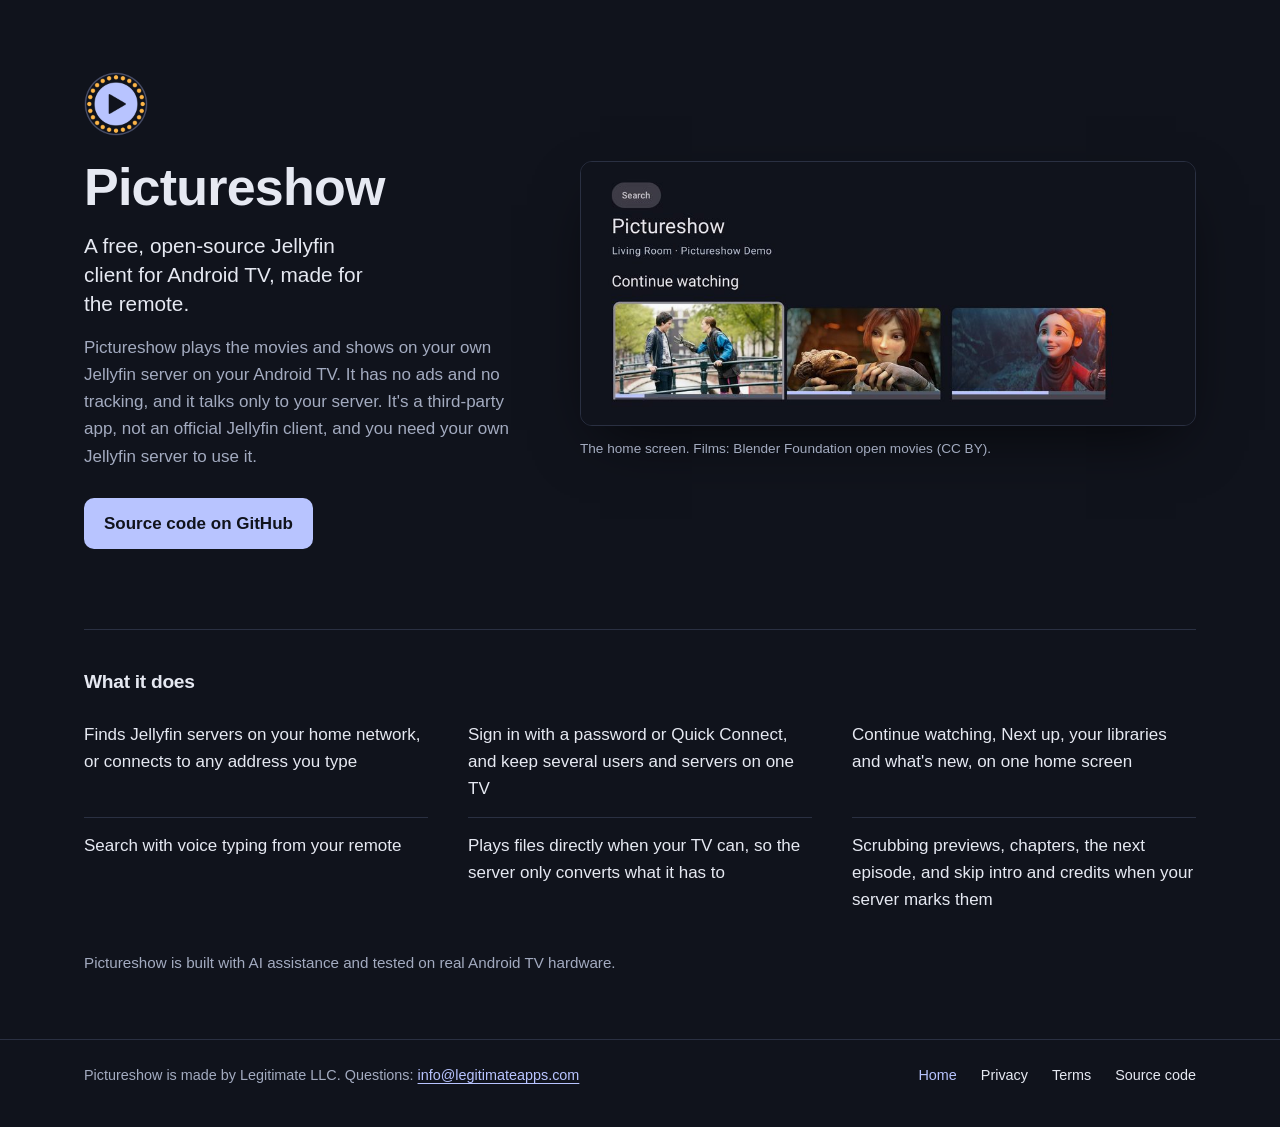
<file: index.html>
<!doctype html>
<html lang="en">
<head>
<meta charset="utf-8">
<meta name="viewport" content="width=device-width, initial-scale=1">
<title>Pictureshow</title>
<meta name="description" content="A free, open-source Jellyfin client for Android TV, made for the remote.">
<link rel="canonical" href="https://pictureshow.app/">
<meta property="og:type" content="website">
<meta property="og:site_name" content="Pictureshow">
<meta property="og:title" content="Pictureshow">
<meta property="og:description" content="A free, open-source Jellyfin client for Android TV, made for the remote.">
<meta property="og:url" content="https://pictureshow.app/">
<meta property="og:image" content="https://pictureshow.app/og.png">
<meta property="og:image:width" content="1024">
<meta property="og:image:height" content="500">
<meta name="twitter:card" content="summary_large_image">
<link rel="icon" type="image/png" sizes="32x32" href="/favicon-32.png">
<link rel="icon" type="image/png" sizes="16x16" href="/favicon-16.png">
<link rel="apple-touch-icon" href="/apple-touch-icon.png">
<meta name="theme-color" content="#10131c">
<link rel="stylesheet" href="/site.css">
</head>
<body>
<main class="wrap">
<section class="hero">
<div>
<img class="mark" src="/icon-192.png" alt="" width="64" height="64">
<h1>Pictureshow</h1>
<p class="lede">A free, open-source Jellyfin client for Android TV, made for the remote.</p>
<p class="intro">Pictureshow plays the movies and shows on your own Jellyfin server on your Android TV. It has no ads and no
tracking, and it talks only to your server. It's a third-party app, not an official Jellyfin client, and you need
your own Jellyfin server to use it.</p>
<a class="button" href="https://github.com/pictureshow/pictureshow">Source code on GitHub</a>
</div>
<figure class="screen">
<img src="/img/home-960.jpg" srcset="/img/home-960.jpg 960w, /img/home-1600.jpg 1600w" sizes="(min-width: 960px) 40rem, 100vw"
  width="1600" height="687" alt="Pictureshow's home screen on a TV, with Tears of Steel, Sintel and Spring in Continue watching">
<figcaption>The home screen. Films: Blender Foundation open movies (CC BY).</figcaption>
</figure>
</section>
<section class="features" aria-labelledby="what">
<h2 id="what">What it does</h2>
<ul>
<li>Finds Jellyfin servers on your home network, or connects to any address you type</li>
<li>Sign in with a password or Quick Connect, and keep several users and servers on one TV</li>
<li>Continue watching, Next up, your libraries and what's new, on one home screen</li>
<li>Search with voice typing from your remote</li>
<li>Plays files directly when your TV can, so the server only converts what it has to</li>
<li>Scrubbing previews, chapters, the next episode, and skip intro and credits when your server marks them</li>
</ul>
<p class="note">Pictureshow is built with AI assistance and tested on real Android TV hardware.</p>
</section>
</main>
<footer class="foot"><div class="wrap">
<nav aria-label="Site"><a href="/" aria-current="page">Home</a><a href="/privacy/">Privacy</a><a href="/terms/">Terms</a><a href="https://github.com/pictureshow/pictureshow">Source code</a></nav>
<p>Pictureshow is made by Legitimate LLC. Questions: <a href="mailto:info@legitimateapps.com">info@legitimateapps.com</a></p>
</div></footer>
<script defer src="https://static.cloudflareinsights.com/beacon.min.js" data-cf-beacon='{"token": "472abf4df27d4ce8a2143633f538b3cb"}'></script>
</body>
</html>
</file>
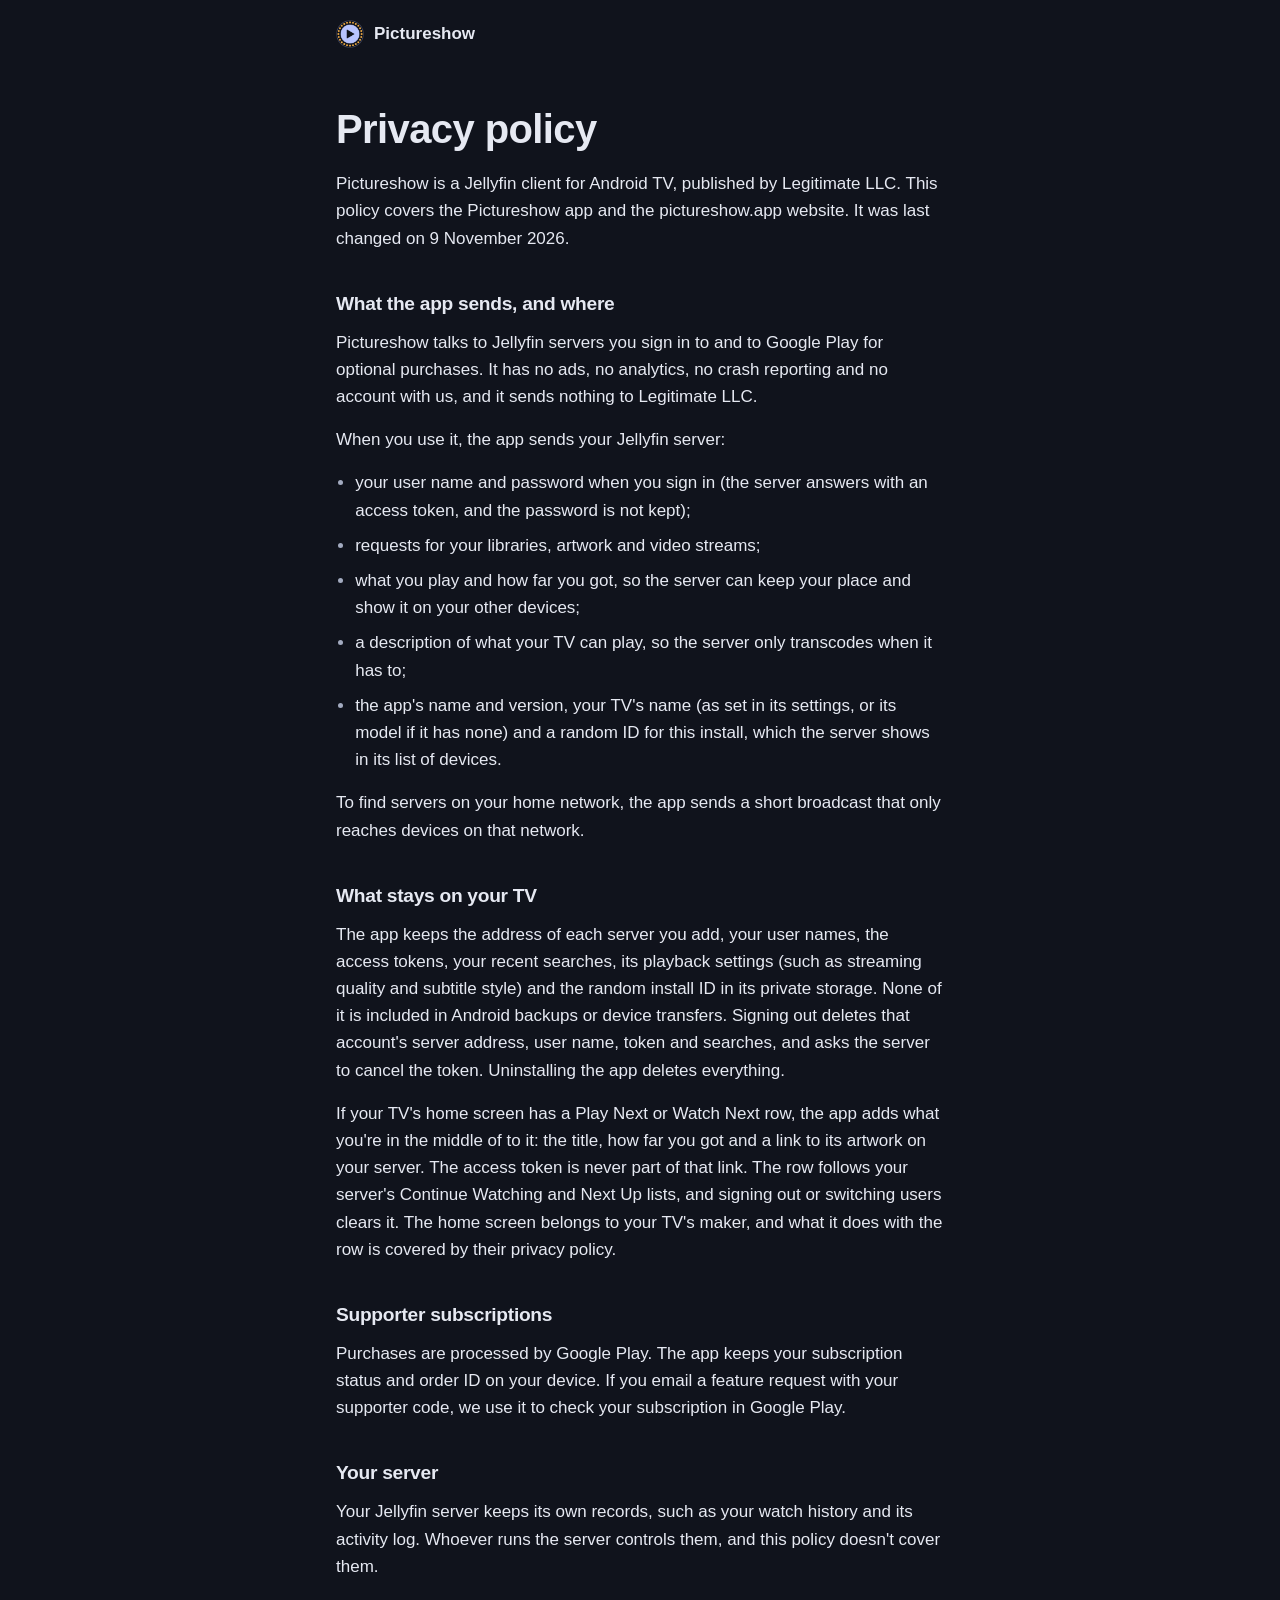
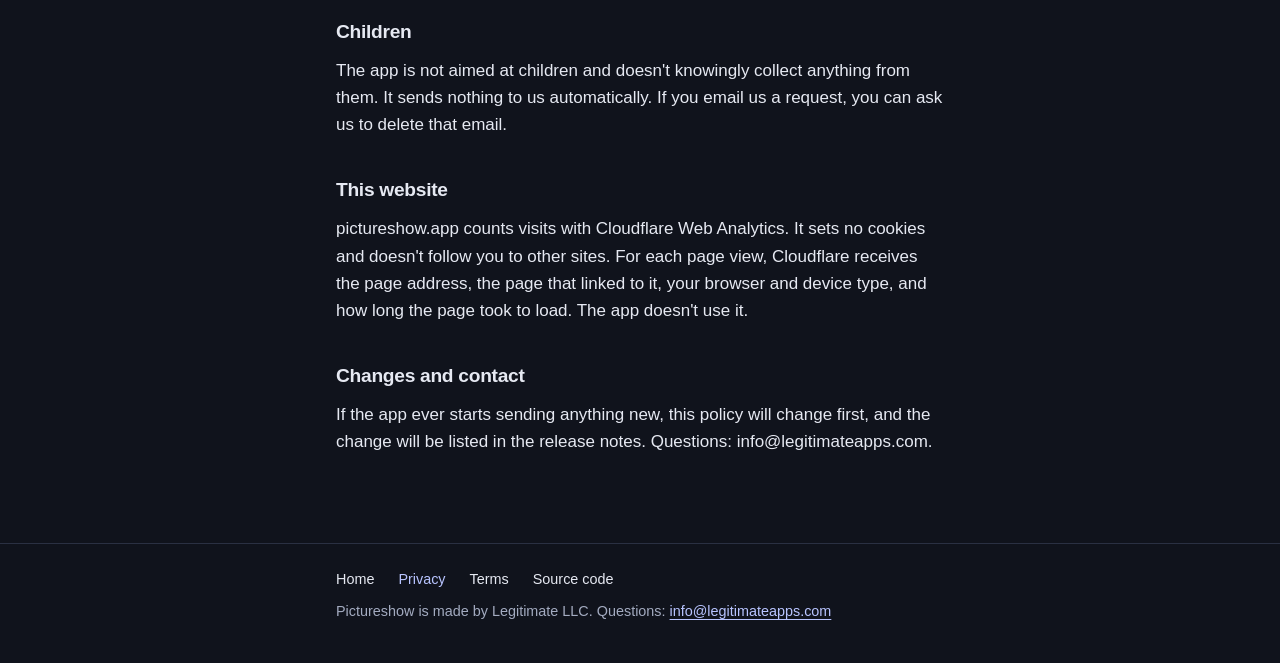
<file: privacy/index.html>
<!doctype html>
<html lang="en">
<head>
<meta charset="utf-8">
<meta name="viewport" content="width=device-width, initial-scale=1">
<title>Pictureshow privacy policy</title>
<meta name="description" content="What Pictureshow collects, what it shares, and the choices you have.">
<link rel="canonical" href="https://pictureshow.app/privacy/">
<meta property="og:type" content="website">
<meta property="og:site_name" content="Pictureshow">
<meta property="og:title" content="Pictureshow privacy policy">
<meta property="og:description" content="What Pictureshow collects, what it shares, and the choices you have.">
<meta property="og:url" content="https://pictureshow.app/privacy/">
<meta property="og:image" content="https://pictureshow.app/og.png">
<meta property="og:image:width" content="1024">
<meta property="og:image:height" content="500">
<meta name="twitter:card" content="summary_large_image">
<link rel="icon" type="image/png" sizes="32x32" href="/favicon-32.png">
<link rel="icon" type="image/png" sizes="16x16" href="/favicon-16.png">
<link rel="apple-touch-icon" href="/apple-touch-icon.png">
<meta name="theme-color" content="#10131c">
<link rel="stylesheet" href="/site.css">
</head>
<body>
<header class="bar"><div class="wrap narrow"><a class="brand" href="/"><img src="/icon-192.png" alt="" width="28" height="28">Pictureshow</a></div></header>
<main class="wrap narrow"><article class="doc">
<h1>Privacy policy</h1>
<p>Pictureshow is a Jellyfin client for Android TV, published by Legitimate LLC. This policy covers the Pictureshow app and
the pictureshow.app website. It was last changed on 9 November 2026.</p>
<h2>What the app sends, and where</h2>
<p>Pictureshow talks to Jellyfin servers you sign in to and to Google Play for optional purchases. It has no ads, no
analytics, no crash reporting and no account with us, and it sends nothing to Legitimate LLC.</p>
<p>When you use it, the app sends your Jellyfin server:</p>
<ul>
<li>your user name and password when you sign in (the server answers with an access token, and the password is not
  kept);</li>
<li>requests for your libraries, artwork and video streams;</li>
<li>what you play and how far you got, so the server can keep your place and show it on your other devices;</li>
<li>a description of what your TV can play, so the server only transcodes when it has to;</li>
<li>the app's name and version, your TV's name (as set in its settings, or its model if it has none) and a random ID
  for this install, which the server shows in its list of devices.</li>
</ul>
<p>To find servers on your home network, the app sends a short broadcast that only reaches devices on that network.</p>
<h2>What stays on your TV</h2>
<p>The app keeps the address of each server you add, your user names, the access tokens, your recent searches, its
playback settings (such as streaming quality and subtitle style) and the random install ID in its private storage.
None of it is included in Android backups or device transfers. Signing out deletes that account's server address,
user name, token and searches, and asks the server to cancel the token. Uninstalling the app deletes everything.</p>
<p>If your TV's home screen has a Play Next or Watch Next row, the app adds what you're in the middle of to it: the title,
how far you got and a link to its artwork on your server. The access token is never part of that link. The row follows
your server's Continue Watching and Next Up lists, and signing out or switching users clears it. The home screen
belongs to your TV's maker, and what it does with the row is covered by their privacy policy.</p>
<h2>Supporter subscriptions</h2>
<p>Purchases are processed by Google Play. The app keeps your subscription status and order ID on your device.
If you email a feature request with your supporter code, we use it to check your subscription in Google Play.</p>
<h2>Your server</h2>
<p>Your Jellyfin server keeps its own records, such as your watch history and its activity log. Whoever runs the server
controls them, and this policy doesn't cover them.</p>
<h2>Children</h2>
<p>The app is not aimed at children and doesn't knowingly collect anything from them. It sends nothing to us
automatically. If you email us a request, you can ask us to delete that email.</p>
<h2>This website</h2>
<p>pictureshow.app counts visits with Cloudflare Web Analytics. It sets no cookies and doesn't follow you to other sites.
For each page view, Cloudflare receives the page address, the page that linked to it, your browser and device type, and
how long the page took to load. The app doesn't use it.</p>
<h2>Changes and contact</h2>
<p>If the app ever starts sending anything new, this policy will change first, and the change will be listed in the
release notes. Questions: info@legitimateapps.com.</p>
</article></main>
<footer class="foot"><div class="wrap narrow">
<nav aria-label="Site"><a href="/">Home</a><a href="/privacy/" aria-current="page">Privacy</a><a href="/terms/">Terms</a><a href="https://github.com/pictureshow/pictureshow">Source code</a></nav>
<p>Pictureshow is made by Legitimate LLC. Questions: <a href="mailto:info@legitimateapps.com">info@legitimateapps.com</a></p>
</div></footer>
<script defer src="https://static.cloudflareinsights.com/beacon.min.js" data-cf-beacon='{"token": "472abf4df27d4ce8a2143633f538b3cb"}'></script>
</body>
</html>
</file>
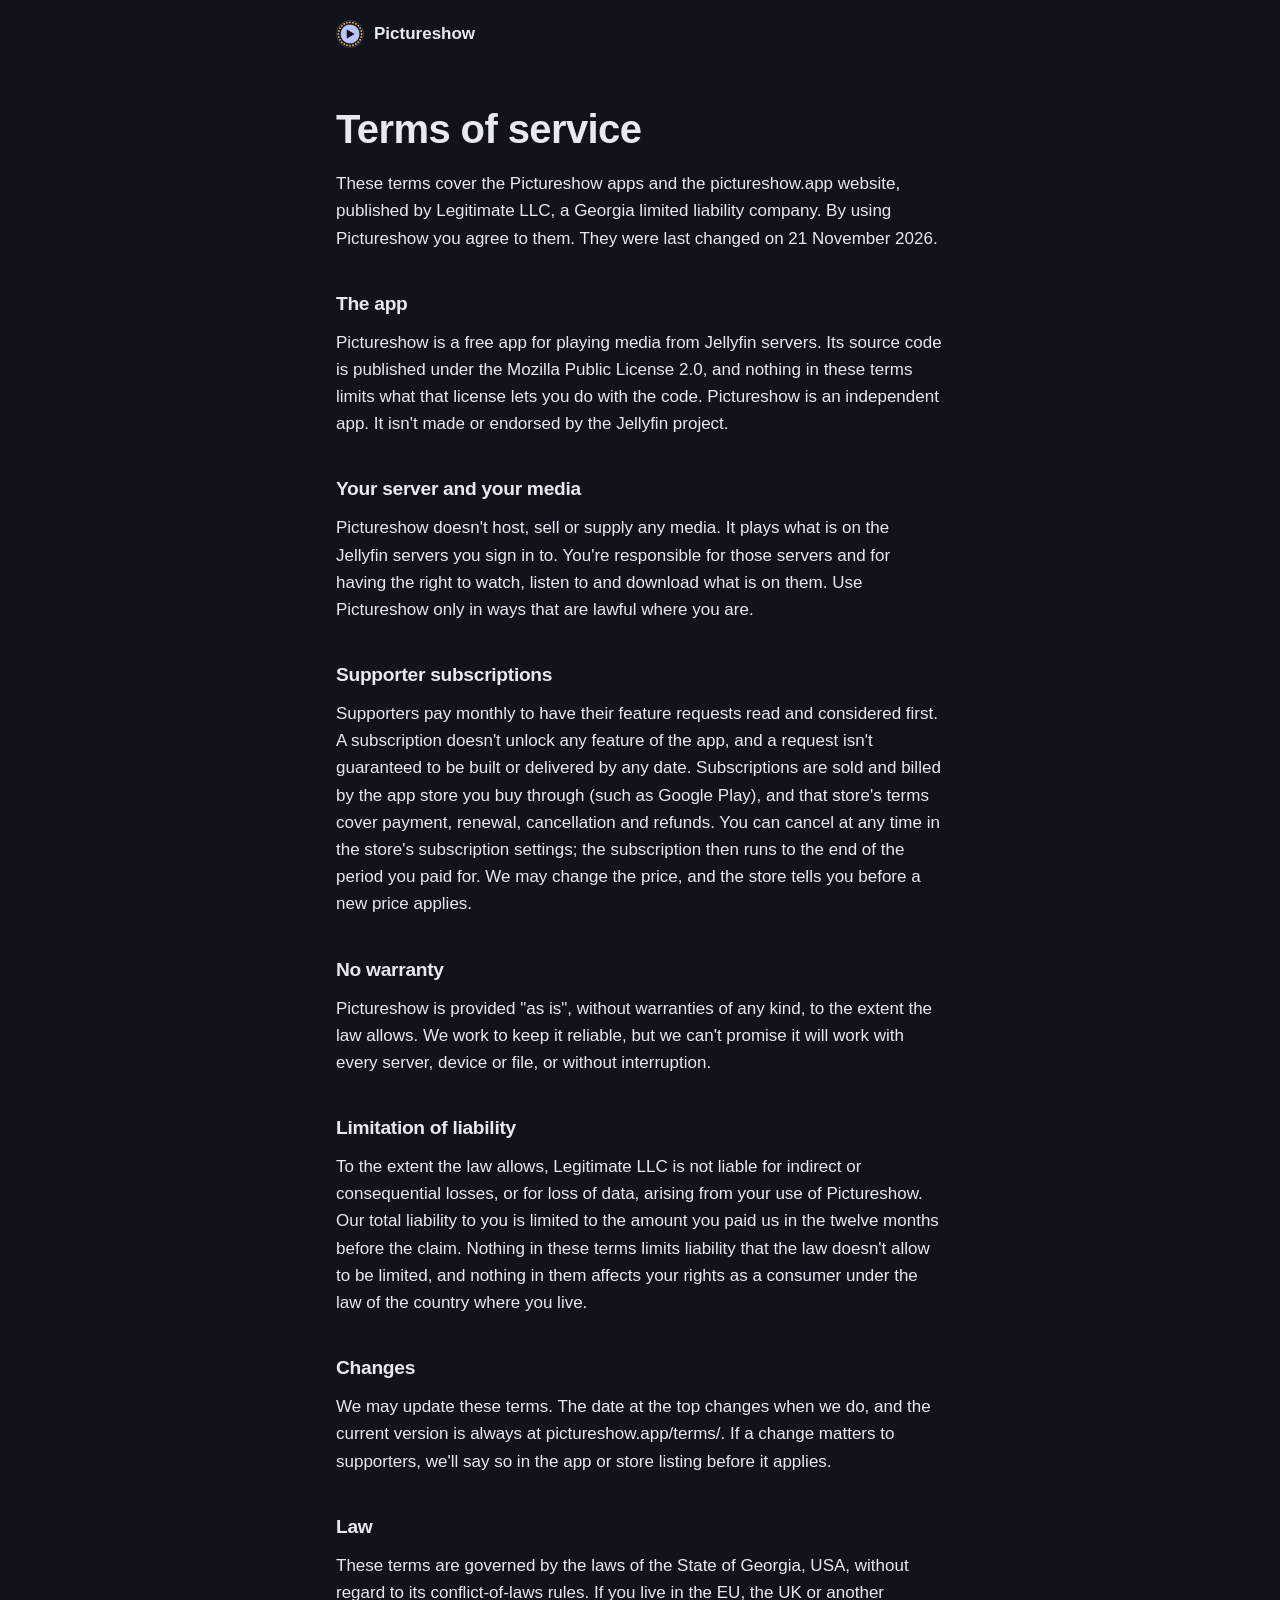
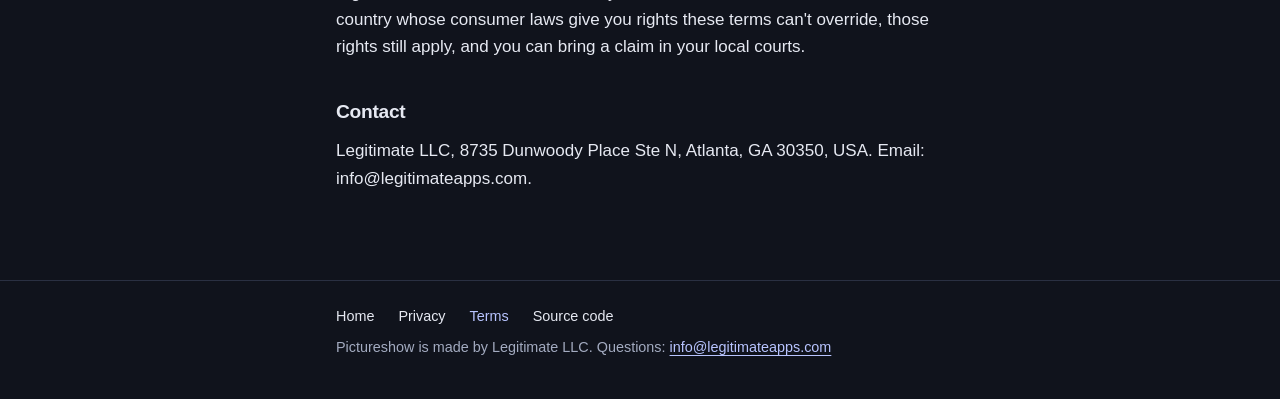
<file: terms/index.html>
<!doctype html>
<html lang="en">
<head>
<meta charset="utf-8">
<meta name="viewport" content="width=device-width, initial-scale=1">
<title>Pictureshow terms of service</title>
<meta name="description" content="The terms for using Pictureshow, the free, open-source Jellyfin client from Legitimate LLC.">
<link rel="canonical" href="https://pictureshow.app/terms/">
<meta property="og:type" content="website">
<meta property="og:site_name" content="Pictureshow">
<meta property="og:title" content="Pictureshow terms of service">
<meta property="og:description" content="The terms for using Pictureshow, the free, open-source Jellyfin client from Legitimate LLC.">
<meta property="og:url" content="https://pictureshow.app/terms/">
<meta property="og:image" content="https://pictureshow.app/og.png">
<meta property="og:image:width" content="1024">
<meta property="og:image:height" content="500">
<meta name="twitter:card" content="summary_large_image">
<link rel="icon" type="image/png" sizes="32x32" href="/favicon-32.png">
<link rel="icon" type="image/png" sizes="16x16" href="/favicon-16.png">
<link rel="apple-touch-icon" href="/apple-touch-icon.png">
<meta name="theme-color" content="#10131c">
<link rel="stylesheet" href="/site.css">
</head>
<body>
<header class="bar"><div class="wrap narrow"><a class="brand" href="/"><img src="/icon-192.png" alt="" width="28" height="28">Pictureshow</a></div></header>
<main class="wrap narrow"><article class="doc">
<h1>Terms of service</h1>
<p>These terms cover the Pictureshow apps and the pictureshow.app website, published by Legitimate LLC, a Georgia
limited liability company. By using Pictureshow you agree to them. They were last changed on 21 November 2026.</p>
<h2>The app</h2>
<p>Pictureshow is a free app for playing media from Jellyfin servers. Its source code is published under the Mozilla
Public License 2.0, and nothing in these terms limits what that license lets you do with the code. Pictureshow is an
independent app. It isn't made or endorsed by the Jellyfin project.</p>
<h2>Your server and your media</h2>
<p>Pictureshow doesn't host, sell or supply any media. It plays what is on the Jellyfin servers you sign in to. You're
responsible for those servers and for having the right to watch, listen to and download what is on them. Use
Pictureshow only in ways that are lawful where you are.</p>
<h2>Supporter subscriptions</h2>
<p>Supporters pay monthly to have their feature requests read and considered first. A subscription doesn't unlock any
feature of the app, and a request isn't guaranteed to be built or delivered by any date. Subscriptions are sold and
billed by the app store you buy through (such as Google Play), and that store's terms cover payment, renewal,
cancellation and refunds. You can cancel at any time in the store's subscription settings; the subscription then runs
to the end of the period you paid for. We may change the price, and the store tells you before a new price applies.</p>
<h2>No warranty</h2>
<p>Pictureshow is provided "as is", without warranties of any kind, to the extent the law allows. We work to keep it
reliable, but we can't promise it will work with every server, device or file, or without interruption.</p>
<h2>Limitation of liability</h2>
<p>To the extent the law allows, Legitimate LLC is not liable for indirect or consequential losses, or for loss of data,
arising from your use of Pictureshow. Our total liability to you is limited to the amount you paid us in the twelve
months before the claim. Nothing in these terms limits liability that the law doesn't allow to be limited, and nothing
in them affects your rights as a consumer under the law of the country where you live.</p>
<h2>Changes</h2>
<p>We may update these terms. The date at the top changes when we do, and the current version is always at
pictureshow.app/terms/. If a change matters to supporters, we'll say so in the app or store listing before it applies.</p>
<h2>Law</h2>
<p>These terms are governed by the laws of the State of Georgia, USA, without regard to its conflict-of-laws rules.
If you live in the EU, the UK or another country whose consumer laws give you rights these terms can't override,
those rights still apply, and you can bring a claim in your local courts.</p>
<h2>Contact</h2>
<p>Legitimate LLC, 8735 Dunwoody Place Ste N, Atlanta, GA 30350, USA. Email: info@legitimateapps.com.</p>
</article></main>
<footer class="foot"><div class="wrap narrow">
<nav aria-label="Site"><a href="/">Home</a><a href="/privacy/">Privacy</a><a href="/terms/" aria-current="page">Terms</a><a href="https://github.com/pictureshow/pictureshow">Source code</a></nav>
<p>Pictureshow is made by Legitimate LLC. Questions: <a href="mailto:info@legitimateapps.com">info@legitimateapps.com</a></p>
</div></footer>
<script defer src="https://static.cloudflareinsights.com/beacon.min.js" data-cf-beacon='{"token": "472abf4df27d4ce8a2143633f538b3cb"}'></script>
</body>
</html>
</file>
<file: site.css>
/* Pictureshow site. Same dark palette as the app's window (#10131c).
   Accent lavender is kept for things you can act on: links, the one button, focus. */
:root {
  color-scheme: dark;
  --bg: #10131c;
  --raised: #171b27;
  --ink: #e6e9f2;
  --muted: #a3abc0;
  --accent: #b8c4ff;
  --line: #2a3042;
  --measure: 38rem;
}
* { box-sizing: border-box; }
html { -webkit-text-size-adjust: 100%; }
body {
  margin: 0;
  background: var(--bg);
  color: var(--ink);
  font: 17px/1.6 -apple-system, BlinkMacSystemFont, "Segoe UI", Roboto, "Helvetica Neue", Arial, sans-serif;
  -webkit-font-smoothing: antialiased;
}
img { max-width: 100%; height: auto; }
a { color: var(--accent); text-underline-offset: 0.18em; text-decoration-thickness: 1px; }
a:hover { text-decoration-thickness: 2px; }
:focus-visible { outline: 2px solid var(--accent); outline-offset: 3px; border-radius: 4px; }

.wrap { max-width: 72rem; margin: 0 auto; padding: 0 20px; }
.wrap.narrow { max-width: calc(var(--measure) + 40px); }

h1, h2 { letter-spacing: -0.015em; }
h1 { font-size: clamp(2.25rem, 1.6rem + 2.6vw, 3.25rem); line-height: 1.05; margin: 0 0 16px; }
h2 { font-size: 1.2rem; line-height: 1.3; margin: 0 0 12px; }

/* Home: hero */
.hero { display: grid; gap: 40px; padding: 48px 0 56px; align-items: center; }
.mark { display: block; width: 64px; height: 64px; border-radius: 15px; margin-bottom: 24px; }
.lede { font-size: 1.3rem; line-height: 1.4; margin: 0 0 16px; max-width: 26ch; }
.intro { color: var(--muted); margin: 0 0 28px; max-width: var(--measure); }
.button {
  display: inline-block; padding: 12px 20px; border-radius: 10px;
  background: var(--accent); color: var(--bg); font-weight: 600; text-decoration: none;
}
.button:hover { background: #cdd5ff; }
.screen { margin: 0; }
.screen img {
  display: block; width: 100%; height: auto;
  border-radius: 12px; border: 1px solid var(--line);
  box-shadow: 0 24px 60px -20px rgba(0, 0, 0, 0.7);
}
.screen figcaption { color: var(--muted); font-size: 0.85rem; margin-top: 12px; }

/* Home: features */
.features { border-top: 1px solid var(--line); padding: 40px 0 8px; }
.features ul { list-style: none; margin: 0; padding: 0; display: grid; gap: 0 40px; }
.features li { padding: 14px 0; border-bottom: 1px solid var(--line); }
.features li:last-child { border-bottom: 0; }
.note { color: var(--muted); font-size: 0.95rem; margin: 24px 0 0; }

@media (min-width: 720px) {
  .features ul { grid-template-columns: 1fr 1fr; }
  .features li:nth-last-child(2) { border-bottom: 0; }
}
@media (min-width: 960px) {
  .hero { grid-template-columns: minmax(0, 5fr) minmax(0, 7fr); gap: 56px; padding: 72px 0 80px; }
  .features ul { grid-template-columns: repeat(3, 1fr); }
  .features li:nth-last-child(3) { border-bottom: 0; }
}

/* Legal pages */
.bar { padding: 20px 0; }
.brand { display: inline-flex; align-items: center; gap: 10px; color: var(--ink); font-weight: 600; text-decoration: none; }
.brand img { width: 28px; height: 28px; border-radius: 7px; }
.doc { max-width: var(--measure); padding: 32px 0 16px; }
.doc h1 { font-size: clamp(2rem, 1.7rem + 1.4vw, 2.5rem); margin-bottom: 20px; }
.doc h2 { margin-top: 40px; }
.doc p { margin: 0 0 16px; }
.doc ul { padding-left: 1.2rem; margin: 0 0 16px; }
.doc li { margin: 8px 0; }
.doc li::marker { color: var(--muted); }

/* Footer, every page */
.foot { border-top: 1px solid var(--line); margin-top: 56px; padding: 24px 0 40px; color: var(--muted); font-size: 0.9rem; }
.foot nav { display: flex; flex-wrap: wrap; gap: 8px 24px; margin-bottom: 8px; }
.foot nav a { color: var(--ink); text-decoration: none; }
.foot nav a:hover, .foot nav a[aria-current="page"] { color: var(--accent); }
.foot p { margin: 0; }
@media (min-width: 720px) {
  .foot .wrap:not(.narrow) { display: flex; justify-content: space-between; align-items: baseline; gap: 24px; }
  .foot .wrap:not(.narrow) nav { margin: 0; order: 2; }
}
</file>
